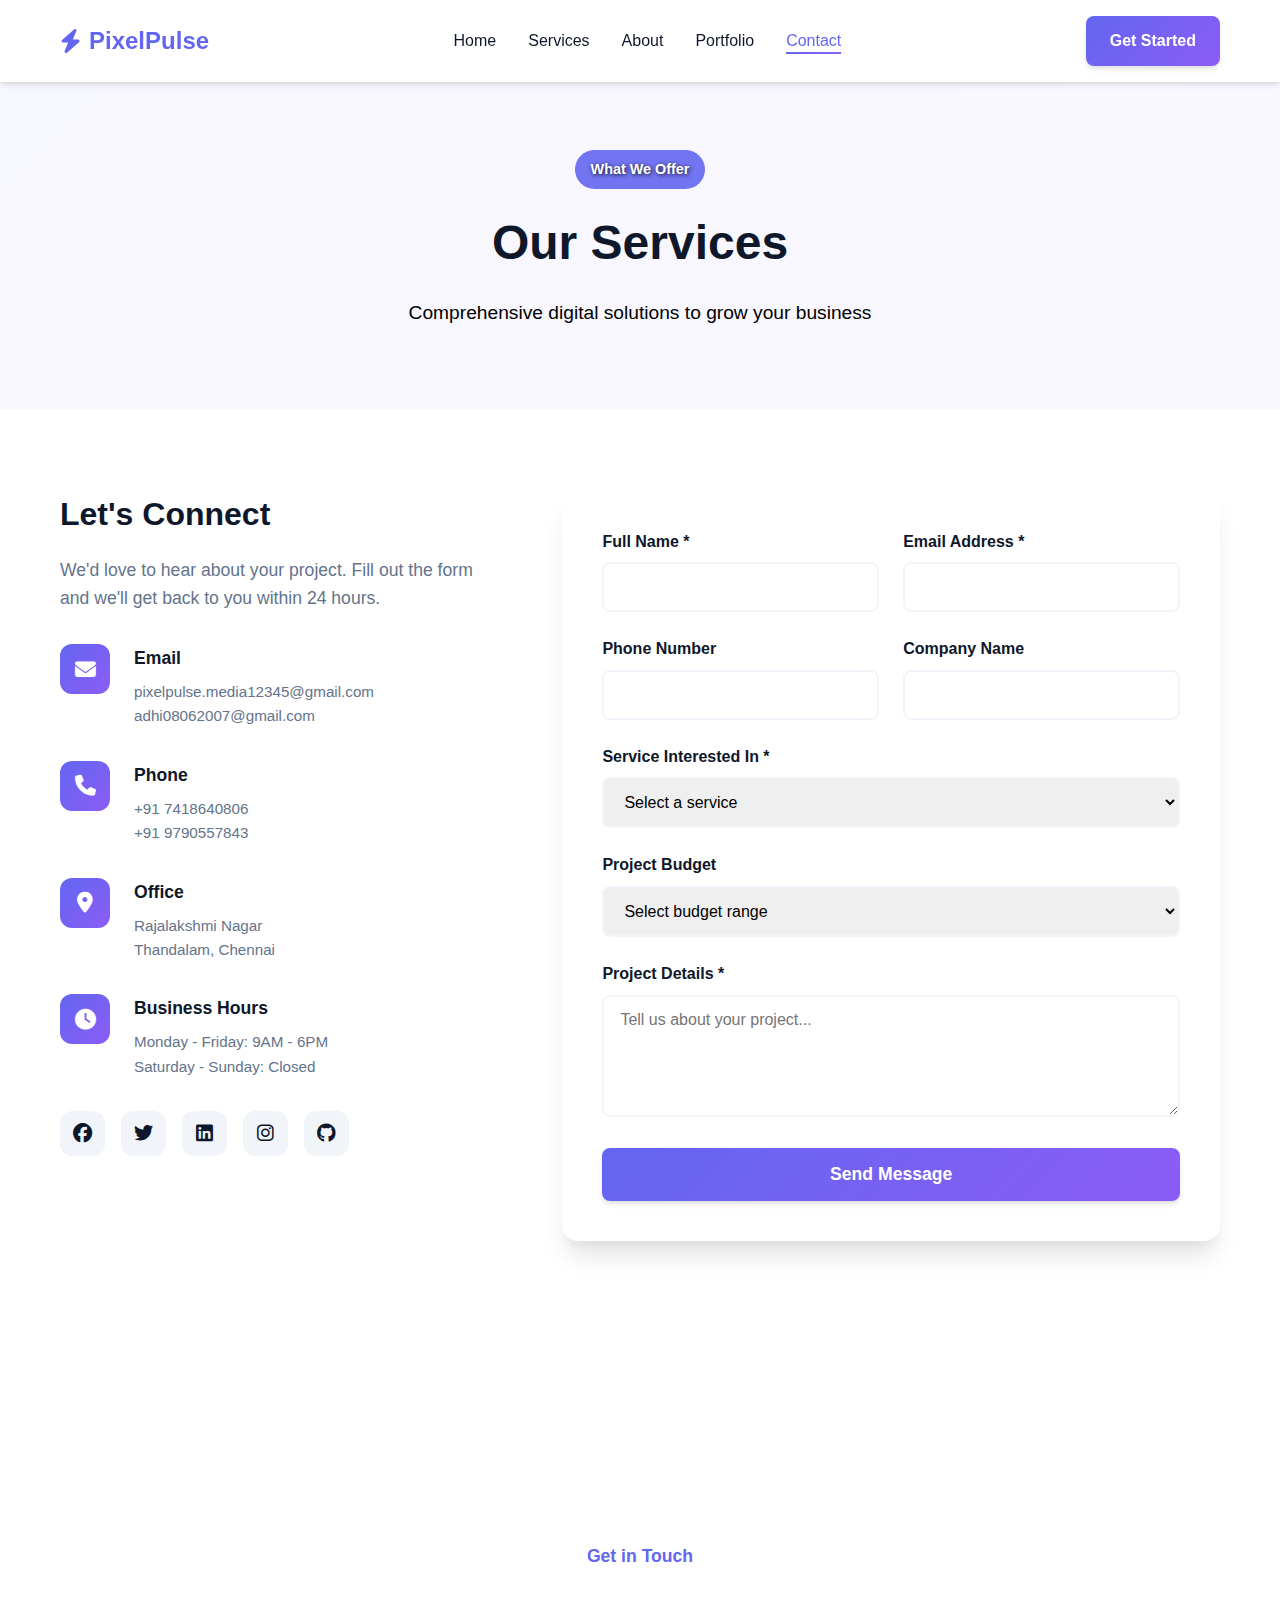
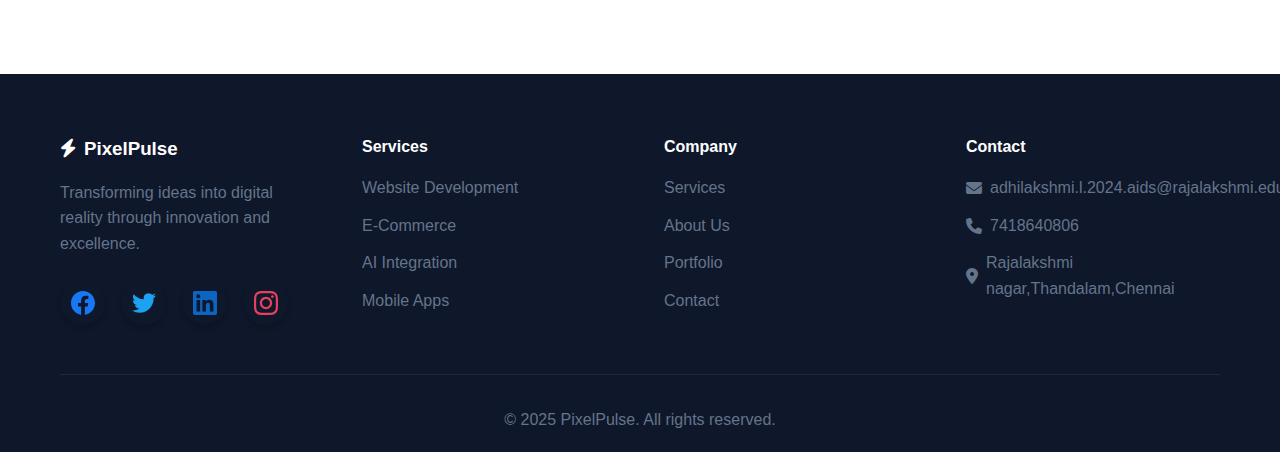
<file: contact.html>
<!DOCTYPE html>
<html lang="en">

<head>
  <meta charset="UTF-8">
  <meta name="viewport" content="width=device-width, initial-scale=1.0">
  <title>Contact - PixelPulse</title>
  <link rel="stylesheet" href="style.css">
  <link rel="stylesheet" href="https://cdnjs.cloudflare.com/ajax/libs/font-awesome/6.4.0/css/all.min.css">
</head>

<body>
  <!-- Navigation -->
  <nav class="navbar">
    <div class="container nav-container">
      <a href="index.html" class="logo">
        <i class="fas fa-bolt"></i> PixelPulse
      </a>
      <div class="nav-toggle" id="navToggle">
        <span></span>
        <span></span>
        <span></span>
      </div>
      <ul class="nav-menu" id="navMenu">
        <li><a href="index.html">Home</a></li>
        <li><a href="services.html">Services</a></li>
        <li><a href="about.html">About</a></li>
        <li><a href="portfolio.html">Portfolio</a></li>
        <li><a href="contact.html" class="active">Contact</a></li>
      </ul>
      <a href="contact.html" class="btn btn-primary nav-btn">Get Started</a>
    </div>
  </nav>

  <!-- Page Header -->
  <!-- Page Header with Carousel Background -->
  <section class="page-header">
    <div class="carousel-background"></div>
    <div class="container">
      <span class="badge">What We Offer</span>
      <h1>Our Services</h1>
      <p style="color: black;">Comprehensive digital solutions to grow your business</p>
    </div>
  </section>

  <style>
    .page-header {
      position: relative;
      overflow: hidden;
    }

    .carousel-background {
      position: absolute;
      top: 0;
      left: 0;
      width: 100%;
      height: 100%;
      background-size: cover;
      background-position: center;
      background-image: url('https://res.cloudinary.com/df5x3lwf5/image/upload/v1767182664/Laptop_and_stationery_on_a_blue_background_from_a_high_angle__aohk7h.jpg');
      animation: carouselSlide 15s infinite;
      z-index: -1;
    }

    @keyframes carouselSlide {
      0% {
        background-image: url('https://res.cloudinary.com/df5x3lwf5/image/upload/v1767182664/Laptop_and_stationery_on_a_blue_background_from_a_high_angle__aohk7h.jpg');
        opacity: 1;
      }

      33% {
        opacity: 1;
      }

      33.5% {
        background-image: url('https://res.cloudinary.com/df5x3lwf5/image/upload/v1767182693/Baixar_conceito_de_tecnologia_de_neg%C3%B3cios_gratuitamente_crafiy.jpg');
        opacity: 1;
      }

      66% {
        opacity: 1;
      }

      66.5% {
        background-image: url('https://res.cloudinary.com/df5x3lwf5/image/upload/v1767182679/Digital_Marketing_Evolution_cuvzkv.jpg');
        opacity: 1;
      }

      100% {
        opacity: 1;
      }
    }

    .page-header .container {
      position: relative;
      z-index: 1;
    }
  </style>
  <!-- Contact Section -->
  <section class="section">
    <div class="container">
      <div class="contact-wrapper">
        <div class="contact-info">
          <h2>Let's Connect</h2>
          <p>We'd love to hear about your project. Fill out the form and we'll get back to you within 24 hours.</p>

          <div class="contact-details">
            <div class="contact-detail-item">
              <div class="contact-icon">
                <i class="fas fa-envelope"></i>
              </div>
              <div>
                <h4>Email</h4>
                <p>pixelpulse.media12345@gmail.com</p>
                <p>adhi08062007@gmail.com</p>
              </div>
            </div>
            <div class="contact-detail-item">
              <div class="contact-icon">
                <i class="fas fa-phone"></i>
              </div>
              <div>
                <h4>Phone</h4>
                <p>+91 7418640806</p>
                <p>+91 9790557843</p>
              </div>
            </div>
            <div class="contact-detail-item">
              <div class="contact-icon">
                <i class="fas fa-map-marker-alt"></i>
              </div>
              <div>
                <h4>Office</h4>
                <p>Rajalakshmi Nagar</p>
                <p>Thandalam, Chennai</p>
              </div>
            </div>
            <div class="contact-detail-item">
              <div class="contact-icon">
                <i class="fas fa-clock"></i>
              </div>
              <div>
                <h4>Business Hours</h4>
                <p>Monday - Friday: 9AM - 6PM</p>
                <p>Saturday - Sunday: Closed</p>
              </div>
            </div>
          </div>

          <div class="social-links-large">
            <a href="https://github.com/Adhilakshmi2007"><i class="fab fa-facebook"></i></a>
            <a href="https://github.com/Adhilakshmi2007"><i class="fab fa-twitter"></i></a>
            <a href="https://linkedin.com/in/adhilakshmi-l-708b43331"><i class="fab fa-linkedin"></i></a>
            <a href="https://www.instagram.com/l_dhanushya/"><i class="fab fa-instagram"></i></a>
            <a href="https://github.com/Adhilakshmi2007"><i class="fab fa-github"></i></a>
          </div>
        </div>

        <div class="contact-form-wrapper">
          <form class="contact-form" id="contactForm">
            <div class="form-row">
              <div class="form-group">
                <label for="name">Full Name *</label>
                <input type="text" id="name" name="name" required>
              </div>
              <div class="form-group">
                <label for="email">Email Address *</label>
                <input type="email" id="email" name="email" required>
              </div>
            </div>
            <div class="form-row">
              <div class="form-group">
                <label for="phone">Phone Number</label>
                <input type="tel" id="phone" name="phone">
              </div>
              <div class="form-group">
                <label for="company">Company Name</label>
                <input type="text" id="company" name="company">
              </div>
            </div>
            <div class="form-group">
              <label for="service">Service Interested In *</label>
              <select id="service" name="service" required>
                <option value="">Select a service</option>
                <option value="web">Website Development</option>
                <option value="ecommerce">E-Commerce Development</option>
                <option value="ai">AI Integration</option>
                <option value="mobile">Mobile App Development</option>
                <option value="seo">SEO & Marketing</option>
                <option value="design">UI/UX Design</option>
                <option value="other">Other</option>
              </select>
            </div>
            <div class="form-group">
              <label for="budget">Project Budget</label>
              <select id="budget" name="budget">
                <option value="">Select budget range</option>
                <option value="5k">Less than $5,000</option>
                <option value="5-10k">$5,000 - $10,000</option>
                <option value="10-25k">$10,000 - $25,000</option>
                <option value="25-50k">$25,000 - $50,000</option>
                <option value="50k+">$50,000+</option>
              </select>
            </div>
            <div class="form-group">
              <label for="message">Project Details *</label>
              <textarea id="message" name="message" rows="5" required
                placeholder="Tell us about your project..."></textarea>
            </div>
            <a href="mailto:adhilakshmi.l.2024.aids@rajalakshmi.edu.in">
              <button type="submit" class="btn btn-primary btn-lg btn-block">Send Message</button>
            </a>
          </form>
        </div>
      </div>
    </div>
  </section>
  <section class="cta-section"
    style="background-image: url('https://res.cloudinary.com/df5x3lwf5/image/upload/v1767184721/Thank_you_card_collage_concept___Premium_Photo_yeor3e.jpg'); background-size: cover; background-position: center; background-repeat: no-repeat;">
    <div class="container">
      <div class="cta-content">
        <br>
        <h2></h2>
        <br>
        <p></p>
        <br>
        <a href="contact.html" class="btn btn-light btn-lg">Get in Touch</a>
      </div>
    </div>
  </section>


  <!-- Footer -->
  <footer class="footer">
    <div class="container">
      <div class="footer-grid">
        <div class="footer-col">
          <h3><i class="fas fa-bolt"></i> PixelPulse</h3>
          <p>Transforming ideas into digital reality through innovation and excellence.</p>
          <div class="social-links">
            <a href="https://github.com/Adhilakshmi2007" target="_blank" title="Facebook">
              <svg viewBox="0 0 24 24" class="social-icon">
                <path fill="#1877F2"
                  d="M24 12.073c0-6.627-5.373-12-12-12s-12 5.373-12 12c0 5.99 4.388 10.954 10.125 11.854v-8.385H7.078v-3.47h3.047V9.43c0-3.007 1.792-4.669 4.533-4.669 1.312 0 2.686.235 2.686.235v2.953H15.83c-1.491 0-1.956.925-1.956 1.874v2.25h3.328l-.532 3.47h-2.796v8.385C19.612 23.027 24 18.062 24 12.073z" />
              </svg>
            </a>
            <a href="https://github.com/Adhilakshmi2007" target="_blank" title="Twitter">
              <svg viewBox="0 0 24 24" class="social-icon">
                <path fill="#1DA1F2"
                  d="M23.953 4.57a10 10 0 01-2.825.775 4.958 4.958 0 002.163-2.723c-.951.555-2.005.959-3.127 1.184a4.92 4.92 0 00-8.384 4.482C7.69 8.095 4.067 6.13 1.64 3.162a4.822 4.822 0 00-.666 2.475c0 1.71.87 3.213 2.188 4.096a4.904 4.904 0 01-2.228-.616v.06a4.923 4.923 0 003.946 4.827 4.996 4.996 0 01-2.212.085 4.936 4.936 0 004.604 3.417 9.867 9.867 0 01-6.102 2.105c-.39 0-.779-.023-1.17-.067a13.995 13.995 0 007.557 2.209c9.053 0 13.998-7.496 13.998-13.985 0-.21 0-.42-.015-.63A9.935 9.935 0 0024 4.59z" />
              </svg>
            </a>
            <a href="https://linkedin.com/in/adhilakshmi-l-708b43331" target="_blank" title="LinkedIn">
              <svg viewBox="0 0 24 24" class="social-icon">
                <path fill="#0A66C2"
                  d="M20.447 20.452h-3.554v-5.569c0-1.328-.027-3.037-1.852-3.037-1.853 0-2.136 1.445-2.136 2.939v5.667H9.351V9h3.414v1.561h.046c.477-.9 1.637-1.85 3.37-1.85 3.601 0 4.267 2.37 4.267 5.455v6.286zM5.337 7.433a2.062 2.062 0 01-2.063-2.065 2.064 2.064 0 112.063 2.065zm1.782 13.019H3.555V9h3.564v11.452zM22.225 0H1.771C.792 0 0 .774 0 1.729v20.542C0 23.227.792 24 1.771 24h20.451C23.2 24 24 23.227 24 22.271V1.729C24 .774 23.2 0 22.222 0h.003z" />
              </svg>
            </a>
            <a href="https://www.instagram.com/l_dhanushya/" target="_blank" title="Instagram">
              <svg viewBox="0 0 24 24" class="social-icon">
                <path fill="#E4405F"
                  d="M12 2.163c3.204 0 3.584.012 4.85.07 3.252.148 4.771 1.691 4.919 4.919.058 1.265.069 1.645.069 4.849 0 3.205-.012 3.584-.069 4.849-.149 3.225-1.664 4.771-4.919 4.919-1.266.058-1.644.07-4.85.07-3.204 0-3.584-.012-4.849-.07-3.26-.149-4.771-1.699-4.919-4.92-.058-1.265-.07-1.644-.07-4.849 0-3.204.013-3.583.07-4.849.149-3.227 1.664-4.771 4.919-4.919 1.266-.057 1.645-.069 4.849-.069zm0-2.163c-3.259 0-3.667.014-4.947.072-4.358.2-6.78 2.618-6.98 6.98-.059 1.281-.073 1.689-.073 4.948 0 3.259.014 3.668.072 4.948.2 4.358 2.618 6.78 6.98 6.98 1.281.058 1.689.072 4.948.072 3.259 0 3.668-.014 4.948-.072 4.354-.2 6.782-2.618 6.979-6.98.059-1.28.073-1.689.073-4.948 0-3.259-.014-3.667-.072-4.947-.196-4.354-2.617-6.78-6.979-6.98-1.281-.059-1.69-.073-4.949-.073zm0 5.838c-3.403 0-6.162 2.759-6.162 6.162s2.759 6.163 6.162 6.163 6.162-2.759 6.162-6.163c0-3.403-2.759-6.162-6.162-6.162zm0 10.162c-2.209 0-4-1.79-4-4 0-2.209 1.791-4 4-4s4 1.791 4 4c0 2.21-1.791 4-4 4zm6.406-11.845c-.796 0-1.441.645-1.441 1.44s.645 1.44 1.441 1.44c.795 0 1.439-.645 1.439-1.44s-.644-1.44-1.439-1.44z" />
              </svg>
            </a>
          </div>

        </div>
        <div class="footer-col">
          <h4>Services</h4>
          <ul>
            <li><a href="services.html">Website Development</a></li>
            <li><a href="services.html">E-Commerce</a></li>
            <li><a href="services.html">AI Integration</a></li>
            <li><a href="services.html">Mobile Apps</a></li>
          </ul>
        </div>
        <div class="footer-col">
          <h4>Company</h4>
          <ul>
            <li><a href="services.html">Services</a></li>
            <li><a href="about.html">About Us</a></li>
            <li><a href="portfolio.html">Portfolio</a></li>
            <li><a href="contact.html">Contact</a></li>
          </ul>
        </div>
        <div class="footer-col">
          <h4>Contact</h4>
          <ul>
            <li><i class="fas fa-envelope"></i> adhilakshmi.l.2024.aids@rajalakshmi.edu.in</li>
            <li><i class="fas fa-phone"></i> 7418640806</li>
            <li><i class="fas fa-map-marker-alt"></i> Rajalakshmi nagar,Thandalam,Chennai</li>
          </ul>
        </div>
      </div>
      <div class="footer-bottom">
        <p>&copy; 2025 PixelPulse. All rights reserved.</p>
      </div>
    </div>
  </footer>

  <script src="script.js"></script>
</body>

</html>
</file>
<file: style.css>
/* Root Variables */
:root {
  --primary: #6366f1;
  --primary-dark: #4f46e5;
  --secondary: #8b5cf6;
  --accent: #ec4899;
  --dark: #0f172a;
  --dark-light: #1e293b;
  --gray: #64748b;
  --light: #f1f5f9;
  --white: #ffffff;
  --gradient: linear-gradient(135deg, var(--primary) 0%, var(--secondary) 100%);
  --shadow: 0 4px 6px -1px rgba(0, 0, 0, 0.1), 0 2px 4px -1px rgba(0, 0, 0, 0.06);
  --shadow-lg: 0 20px 25px -5px rgba(0, 0, 0, 0.1), 0 10px 10px -5px rgba(0, 0, 0, 0.04);
}

* {
  margin: 0;
  padding: 0;
  box-sizing: border-box;
}

html {
  scroll-behavior: smooth;
}

body {
  font-family: 'Inter', -apple-system, BlinkMacSystemFont, 'Segoe UI', sans-serif;
  line-height: 1.6;
  color: var(--dark);
  background: var(--white);
}

img {
  max-width: 100%;
  display: block;
}

a {
  text-decoration: none;
  color: inherit;
}

/* Container */
.container {
  max-width: 1200px;
  margin: 0 auto;
  padding: 0 20px;
}

/* Navbar */
.navbar {
  position: fixed;
  top: 0;
  left: 0;
  right: 0;
  background: rgba(255, 255, 255, 0.95);
  backdrop-filter: blur(10px);
  box-shadow: var(--shadow);
  z-index: 1000;
  padding: 1rem 0;
}

.nav-container {
  display: flex;
  align-items: center;
  justify-content: space-between;
}

.logo {
  font-size: 1.5rem;
  font-weight: 700;
  color: var(--primary);
  display: flex;
  align-items: center;
  gap: 0.5rem;
}

.nav-menu {
  display: flex;
  list-style: none;
  gap: 2rem;
  align-items: center;
}

.nav-menu a {
  color: var(--dark);
  font-weight: 500;
  transition: color 0.3s;
  position: relative;
}

.nav-menu a:hover,
.nav-menu a.active {
  color: var(--primary);
}

.nav-menu a.active::after {
  content: '';
  position: absolute;
  bottom: -5px;
  left: 0;
  right: 0;
  height: 2px;
  background: var(--gradient);
}

.nav-toggle {
  display: none;
  flex-direction: column;
  gap: 4px;
  cursor: pointer;
}

.nav-toggle span {
  width: 25px;
  height: 3px;
  background: var(--dark);
  transition: 0.3s;
}

.nav-btn {
  display: none;
}

/* Buttons */
.btn {
  display: inline-block;
  padding: 0.75rem 1.5rem;
  border-radius: 8px;
  font-weight: 600;
  transition: all 0.3s;
  cursor: pointer;
  border: none;
  text-align: center;
}

.btn-primary {
  background: var(--gradient);
  color: var(--white);
  box-shadow: var(--shadow);
}

.btn-primary:hover {
  transform: translateY(-2px);
  box-shadow: var(--shadow-lg);
}

.btn-secondary {
  background: transparent;
  color: var(--primary);
  border: 2px solid var(--primary);
}

.btn-secondary:hover {
  background: var(--primary);
  color: var(--white);
}

.btn-light {
  background: var(--white);
  color: var(--primary);
}

.btn-light:hover {
  background: var(--light);
}

.btn-lg {
  padding: 1rem 2rem;
  font-size: 1.1rem;
}

.btn-sm {
  padding: 0.5rem 1rem;
  font-size: 0.9rem;
}

.btn-block {
  width: 100%;
}

/* Badge */
.badge {
  display: inline-block;
  padding: 0.5rem 1rem;
  background: rgba(99, 102, 241, 0.1);
  color: var(--primary);
  border-radius: 50px;
  font-size: 0.9rem;
  font-weight: 600;
  margin-bottom: 1rem;
}

/* Hero Section */
.hero {
  padding: 150px 0 80px;
  overflow: hidden;
}

.hero .container {
  display: grid;
  grid-template-columns: 1fr 1fr;
  gap: 3rem;
  align-items: center;
}

.hero-content {
  max-width: 600px;
}

.hero-title {
  font-size: 3.5rem;
  line-height: 1.2;
  margin-bottom: 1.5rem;
  font-weight: 800;
}

.gradient-text {
  background: linear-gradient(135deg, #6366f1 0%, #8b5cf6 100%);
  color: #6366f1;
  -webkit-background-clip: text;
  -webkit-text-fill-color: transparent;
  background-clip: text;
}

.hero-subtitle {
  font-size: 1.2rem;
  color: var(--gray);
  margin-bottom: 2rem;
}

.hero-buttons {
  display: flex;
  gap: 1rem;
  margin-bottom: 3rem;
  flex-wrap: wrap;
}

.hero-stats {
  display: flex;
  gap: 3rem;
  flex-wrap: wrap;
}

.stat h3 {
  font-size: 2.5rem;
  background: var(--gradient);
  -webkit-background-clip: text;
  -webkit-text-fill-color: transparent;
  background-clip: text;
  margin-bottom: 0.5rem;
}

.stat p {
  color: var(--gray);
  font-size: 0.95rem;
}

.hero-visual {
  position: relative;
}

.video-container {
  position: relative;
  border-radius: 20px;
  overflow: hidden;
  box-shadow: var(--shadow-lg);
}

.video-container video {
  width: 100%;
  height: auto;
  display: block;
}

.video-overlay {
  position: absolute;
  top: 0;
  left: 0;
  right: 0;
  bottom: 0;
  background: linear-gradient(135deg, rgba(99, 102, 241, 0.3), rgba(139, 92, 246, 0.3));
  mix-blend-mode: multiply;
}

/* Section */
.section {
  padding: 80px 0;
}

.section-alt {
  background: var(--light);
}

.section-header {
  margin-bottom: 3rem;
}

.section-header.center {
  text-align: center;
}

.section-badge {
  display: inline-block;
  padding: 0.4rem 0.8rem;
  background: rgba(99, 102, 241, 0.1);
  color: var(--primary);
  border-radius: 50px;
  font-size: 0.85rem;
  font-weight: 600;
  margin-bottom: 1rem;
}

.section-header h2 {
  font-size: 2.5rem;
  margin-bottom: 1rem;
}

.section-header p {
  font-size: 1.1rem;
  color: var(--gray);
  max-width: 600px;
  margin: 0 auto;
}

/* Services Grid */
.services-grid {
  display: grid;
  grid-template-columns: repeat(auto-fit, minmax(300px, 1fr));
  gap: 2rem;
}

.service-card {
  background: var(--white);
  padding: 2rem;
  border-radius: 20px;
  box-shadow: var(--shadow);
  transition: all 0.4s cubic-bezier(0.25, 0.46, 0.45, 0.94);
  position: relative;
  overflow: hidden;
}

.service-card {
  will-change: transform;
  backface-visibility: hidden;
}


.service-card::before {
  content: '';
  position: absolute;
  top: 0;
  left: -100%;
  width: 100%;
  height: 100%;
  background: linear-gradient(90deg, transparent, rgba(255, 255, 255, 0.4), transparent);
  transition: left 0.6s;
}

.service-card:hover {
  background: linear-gradient(145deg, #a78bfa 0%, var(--primary) 50%, var(--primary-dark) 100%) !important;
  transform: translateY(-12px) rotateX(5deg) rotateY(5deg);
  box-shadow:
    0 30px 60px rgba(99, 102, 241, 0.5),
    0 0 40px rgba(167, 139, 250, 0.3),
    inset 0 1px 0 rgba(255, 255, 255, 0.3),
    inset 0 -1px 0 rgba(0, 0, 0, 0.2);
  border: 1px solid rgba(255, 255, 255, 0.2);
}

.service-card:hover::before {
  left: 100%;
}

.service-card:hover h3,
.service-card:hover p,
.service-card:hover .link-arrow {
  color: var(--white) !important;
  text-shadow:
    0 2px 4px rgba(0, 0, 0, 0.3),
    0 0 10px rgba(255, 255, 255, 0.5);
}

.service-card:hover .service-icon {
  background: linear-gradient(145deg, rgba(255, 255, 255, 0.4), rgba(255, 255, 255, 0.1)) !important;
  backdrop-filter: blur(10px);
  box-shadow:
    0 8px 25px rgba(0, 0, 0, 0.3),
    inset 0 1px 0 rgba(255, 255, 255, 0.6);
  border: 1px solid rgba(255, 255, 255, 0.3);
}

.service-card:hover .service-icon i {
  color: var(--white) !important;
  text-shadow: 0 0 15px rgba(255, 255, 255, 0.8);
}


.service-icon {
  width: 60px;
  height: 60px;
  background: var(--gradient);
  border-radius: 12px;
  display: flex;
  align-items: center;
  justify-content: center;
  font-size: 1.8rem;
  color: var(--white);
  margin-bottom: 1.5rem;
}

.service-card h3 {
  font-size: 1.5rem;
  margin-bottom: 1rem;
}

.service-card p {
  color: var(--gray);
  margin-bottom: 1.5rem;
}

.link-arrow {
  color: var(--primary);
  font-weight: 600;
  display: inline-flex;
  align-items: center;
  gap: 0.5rem;
  transition: gap 0.3s;
}

.link-arrow:hover {
  gap: 1rem;
}

/* Portfolio Grid */
.portfolio-grid {
  display: grid;
  grid-template-columns: repeat(auto-fit, minmax(350px, 1fr));
  gap: 2rem;
}

.portfolio-item {
  position: relative;
  border-radius: 16px;
  overflow: hidden;
  box-shadow: var(--shadow);
  height: 300px;
}

.portfolio-item img {
  width: 100%;
  height: 100%;
  object-fit: cover;
  transition: transform 0.5s;
}

.portfolio-overlay {
  position: absolute;
  top: 0;
  left: 0;
  right: 0;
  bottom: 0;
  background: linear-gradient(to top, rgba(15, 23, 42, 0.95), transparent);
  display: flex;
  flex-direction: column;
  justify-content: flex-end;
  padding: 2rem;
  opacity: 0;
  transition: opacity 0.3s;
}

.portfolio-item:hover .portfolio-overlay {
  opacity: 1;
}

.portfolio-item:hover img {
  transform: scale(1.1);
}

.portfolio-overlay h3 {
  color: var(--white);
  font-size: 1.5rem;
  margin-bottom: 0.5rem;
}

.portfolio-overlay p {
  color: var(--light);
  margin-bottom: 1rem;
}

/* CTA Section */
.cta-section {
  background: var(--gradient);
  padding: 80px 0;
  text-align: center;
  position: relative;
  overflow: hidden;
}

.cta-section::before {
  content: '';
  position: absolute;
  top: 0;
  left: -100%;
  width: 100%;
  height: 100%;
  background: linear-gradient(90deg, transparent, rgba(255, 255, 255, 0.2), transparent);
  transition: left 0.8s;
}

.cta-content h2 {
  color: var(--white);
  font-size: 2.5rem;
  margin-bottom: 1rem;
  text-shadow: 0 2px 10px rgba(0, 0, 0, 0.3);
}

.cta-content p {
  color: rgba(255, 255, 255, 0.9);
  font-size: 1.2rem;
  margin-bottom: 2rem;
}

/* Crystal Button Effects */
.cta-section .btn-primary,
.cta-section .btn {
  position: relative;
  overflow: hidden;
  border: none;
}

.cta-section .btn-primary:hover,
.cta-section .btn:hover {
  animation: crystalJump 0.6s cubic-bezier(0.68, -0.55, 0.265, 1.55), sparkleGlow 2s infinite !important;
  transform: translateY(-6px) scale(1.05) !important;
  box-shadow:
    0 25px 50px rgba(99, 102, 241, 0.6),
    0 0 40px rgba(255, 255, 255, 0.9),
    inset 0 1px 0 rgba(255, 255, 255, 0.8),
    inset 0 -1px 0 rgba(0, 0, 0, 0.2) !important;
  border: 1px solid rgba(255, 255, 255, 0.4) !important;
}

.cta-section:hover::before {
  left: 100%;
}

@keyframes crystalJump {
  0% {
    transform: translateY(0) scale(1);
  }

  50% {
    transform: translateY(-10px) scale(1.12);
  }

  100% {
    transform: translateY(-6px) scale(1.05);
  }
}

@keyframes sparkleGlow {

  0%,
  100% {
    box-shadow: 0 25px 50px rgba(99, 102, 241, 0.6), 0 0 40px rgba(255, 255, 255, 0.9);
  }

  50% {
    box-shadow: 0 30px 60px rgba(99, 102, 241, 0.8), 0 0 60px rgba(255, 255, 255, 1.2);
  }
}


/* Footer */
.footer {
  background: var(--dark);
  color: var(--light);
  padding: 60px 0 20px;
}

.footer-grid {
  display: grid;
  grid-template-columns: repeat(auto-fit, minmax(250px, 1fr));
  gap: 3rem;
  margin-bottom: 3rem;
}

.footer-col h3 {
  color: var(--white);
  margin-bottom: 1rem;
  display: flex;
  align-items: center;
  gap: 0.5rem;
}

.footer-col h4 {
  color: var(--white);
  margin-bottom: 1rem;
}

.footer-col p {
  color: var(--gray);
  margin-bottom: 1.5rem;
}

.footer-col ul {
  list-style: none;
}

.footer-col ul li {
  margin-bottom: 0.75rem;
  color: var(--gray);
  display: flex;
  align-items: center;
  gap: 0.5rem;
}

.footer-col ul li a {
  transition: color 0.3s;
}

.footer-col ul li a:hover {
  color: var(--primary);
}

.social-links {
  display: flex;
  gap: 1rem;
}

.social-links a {
  width: 45px;
  height: 45px;
  border-radius: 50%;
  display: flex;
  align-items: center;
  justify-content: center;
  transition: all 0.3s ease;
  box-shadow: var(--shadow);
}

.social-icon {
  width: 24px;
  height: 24px;
  transition: all 0.3s ease;
}

.social-links a:hover {
  transform: translateY(-5px) scale(1.1);
  box-shadow: var(--shadow-lg), 0 0 20px rgba(255, 255, 255, 0.5);
}


.footer-bottom {
  text-align: center;
  padding-top: 2rem;
  border-top: 1px solid var(--dark-light);
  color: var(--gray);
}

/* Page Header */
.page-header {
  padding: 150px 0 80px;
  text-align: center;
  background: linear-gradient(135deg, rgba(99, 102, 241, 0.05), rgba(139, 92, 246, 0.05));
}

.page-header h1 {
  font-size: 3rem;
  margin-bottom: 1rem;
}

.page-header p {
  font-size: 1.2rem;
  color: var(--gray);
}

/* Service Detail */
.service-detail {
  display: grid;
  grid-template-columns: 1fr 1fr;
  gap: 4rem;
  align-items: center;
  margin-bottom: 5rem;
}

.service-detail.reverse {
  direction: rtl;
}

.service-detail.reverse>* {
  direction: ltr;
}

.service-icon-lg {
  width: 80px;
  height: 80px;
  background: var(--gradient);
  border-radius: 16px;
  display: flex;
  align-items: center;
  justify-content: center;
  font-size: 2.5rem;
  color: var(--white);
  margin-bottom: 1.5rem;
}

.service-detail-content h2 {
  font-size: 2rem;
  margin-bottom: 1rem;
}

.service-detail-content p {
  color: var(--gray);
  font-size: 1.1rem;
  margin-bottom: 1.5rem;
}

.features-list {
  list-style: none;
}

.features-list li {
  display: flex;
  align-items: center;
  gap: 1rem;
  margin-bottom: 1rem;
  font-size: 1.05rem;
}

.features-list i {
  color: var(--primary);
  font-size: 1.2rem;
}

.service-detail-image {
  border-radius: 16px;
  overflow: hidden;
  box-shadow: var(--shadow-lg);
}

.service-detail-image img {
  width: 100%;
  height: 100%;
  object-fit: cover;
}

/* About Page */
.about-intro {
  display: grid;
  grid-template-columns: 1fr 1fr;
  gap: 4rem;
  align-items: center;
}

.about-intro-content h2 {
  font-size: 2.5rem;
  margin-bottom: 1.5rem;
}

.about-intro-content p {
  color: var(--gray);
  font-size: 1.1rem;
  margin-bottom: 1.5rem;
  line-height: 1.8;
}

.about-intro-image {
  border-radius: 16px;
  overflow: hidden;
  box-shadow: var(--shadow-lg);
}

.about-intro-image img {
  width: 100%;
  height: 100%;
  object-fit: cover;
}

/* Values */
.values-grid {
  display: grid;
  grid-template-columns: repeat(auto-fit, minmax(250px, 1fr));
  gap: 2rem;
}

.value-card {
  text-align: center;
  padding: 2rem;
}

.value-icon {
  width: 80px;
  height: 80px;
  background: var(--gradient);
  border-radius: 50%;
  display: flex;
  align-items: center;
  justify-content: center;
  font-size: 2rem;
  color: var(--white);
  margin: 0 auto 1.5rem;
}

.value-card h3 {
  font-size: 1.5rem;
  margin-bottom: 1rem;
}

.value-card p {
  color: var(--gray);
}

/* Team */
.team-grid {
  display: grid;
  grid-template-columns: repeat(auto-fit, minmax(250px, 1fr));
  gap: 2rem;
}

.team-member {
  text-align: center;
  background: var(--white);
  padding: 2rem;
  border-radius: 16px;
  box-shadow: var(--shadow);
  transition: transform 0.3s;
}

.team-member:hover {
  transform: translateY(-5px);
}

.team-member img {
  width: 150px;
  height: 150px;
  border-radius: 50%;
  object-fit: cover;
  margin: 0 auto 1.5rem;
  border: 4px solid var(--light);
}

.team-member h3 {
  font-size: 1.3rem;
  margin-bottom: 0.5rem;
}

.team-member p {
  color: var(--gray);
  margin-bottom: 1rem;
}

.team-social {
  display: flex;
  gap: 1rem;
  justify-content: center;
}

.team-social a {
  width: 35px;
  height: 35px;
  background: var(--light);
  border-radius: 50%;
  display: flex;
  align-items: center;
  justify-content: center;
  transition: none;
}

/* Remove all default link colors */
.team-social a,
.team-social a:visited,
.team-social a:active {
  color: inherit;
}

/* Prevent SVG color change - keep original colors */
.team-social a svg path {
  transition: none !important;
}

/* Only blink on hover - no color change */
.team-social a:hover svg {
  animation: blink 0.6s infinite;
}

@keyframes blink {

  0%,
  50% {
    opacity: 1;
  }

  51%,
  100% {
    opacity: 0.3;
  }
}

/* Stats Section */
.stats-section {
  background: var(--gradient);
  padding: 60px 0;
}

.stats-grid {
  display: grid;
  grid-template-columns: repeat(auto-fit, minmax(200px, 1fr));
  gap: 3rem;
  text-align: center;
}

.stat-box h3 {
  font-size: 3.5rem;
  color: var(--white);
  font-weight: 800;
  margin-bottom: 0.5rem;
}

.stat-box p {
  color: rgba(255, 255, 255, 0.9);
  font-size: 1.1rem;
}

/* Portfolio Page */
.portfolio-filters {
  display: flex;
  justify-content: center;
  gap: 1rem;
  margin-bottom: 3rem;
  flex-wrap: wrap;
}

.filter-btn {
  padding: 0.75rem 1.5rem;
  background: transparent;
  border: 2px solid var(--light);
  border-radius: 50px;
  font-weight: 600;
  cursor: pointer;
  transition: all 0.3s;
}

.filter-btn:hover,
.filter-btn.active {
  background: var(--gradient);
  color: var(--white);
  border-color: transparent;
}

.portfolio-grid-full {
  display: grid;
  grid-template-columns: repeat(auto-fill, minmax(350px, 1fr));
  gap: 2rem;
}

.portfolio-item-full {
  position: relative;
  border-radius: 16px;
  overflow: hidden;
  box-shadow: var(--shadow);
  height: 350px;
}

.portfolio-item-full img {
  width: 100%;
  height: 100%;
  object-fit: cover;
  transition: transform 0.5s;
}

.portfolio-item-full:hover img {
  transform: scale(1.1);
}

.portfolio-item-full .portfolio-overlay {
  position: absolute;
  top: 0;
  left: 0;
  right: 0;
  bottom: 0;
  background: linear-gradient(to top, rgba(15, 23, 42, 0.95), rgba(15, 23, 42, 0.3));
  display: flex;
  flex-direction: column;
  justify-content: flex-end;
  padding: 2rem;
  opacity: 0;
  transition: opacity 0.3s;
}

.portfolio-item-full:hover .portfolio-overlay {
  opacity: 1;
}

.portfolio-tag {
  display: inline-block;
  padding: 0.3rem 0.8rem;
  background: var(--primary);
  color: var(--white);
  border-radius: 50px;
  font-size: 0.8rem;
  font-weight: 600;
  margin-bottom: 1rem;
  width: fit-content;
}

/* Testimonials */
.testimonials-grid {
  display: grid;
  grid-template-columns: repeat(auto-fit, minmax(300px, 1fr));
  gap: 2rem;
}

.testimonial-card {
  background: var(--white);
  padding: 2rem;
  border-radius: 16px;
  box-shadow: var(--shadow);
}

.testimonial-stars {
  color: #fbbf24;
  margin-bottom: 1rem;
  font-size: 1.2rem;
}

.testimonial-card p {
  color: var(--gray);
  font-size: 1.05rem;
  margin-bottom: 1.5rem;
  font-style: italic;
}

.testimonial-author {
  display: flex;
  align-items: center;
  gap: 1rem;
}

.testimonial-author img {
  width: 50px;
  height: 50px;
  border-radius: 50%;
  object-fit: cover;
}

.testimonial-author h4 {
  font-size: 1rem;
  margin-bottom: 0.2rem;
}

.testimonial-author p {
  font-size: 0.9rem;
  color: var(--gray);
  margin: 0;
  font-style: normal;
}

/* Contact Page */
.contact-wrapper {
  display: grid;
  grid-template-columns: 1fr 1.5fr;
  gap: 4rem;
}

.contact-info h2 {
  font-size: 2rem;
  margin-bottom: 1rem;
}

.contact-info>p {
  color: var(--gray);
  font-size: 1.1rem;
  margin-bottom: 2rem;
}

.contact-details {
  margin-bottom: 2rem;
}

.contact-detail-item {
  display: flex;
  gap: 1.5rem;
  margin-bottom: 2rem;
}

.contact-icon {
  width: 50px;
  height: 50px;
  background: var(--gradient);
  border-radius: 12px;
  display: flex;
  align-items: center;
  justify-content: center;
  color: var(--white);
  font-size: 1.3rem;
  flex-shrink: 0;
}

.contact-detail-item h4 {
  font-size: 1.1rem;
  margin-bottom: 0.5rem;
}

.contact-detail-item p {
  color: var(--gray);
  font-size: 0.95rem;
}

.social-links-large {
  display: flex;
  gap: 1rem;
}

.social-links-large a {
  width: 45px;
  height: 45px;
  background: var(--light);
  border-radius: 12px;
  display: flex;
  align-items: center;
  justify-content: center;
  font-size: 1.2rem;
  transition: all 0.3s;
}

.social-links-large a:hover {
  background: var(--primary);
  color: var(--white);
  transform: translateY(-3px);
}

/* Contact Form */
.contact-form-wrapper {
  background: var(--white);
  padding: 2.5rem;
  border-radius: 16px;
  box-shadow: var(--shadow-lg);
}

.form-row {
  display: grid;
  grid-template-columns: 1fr 1fr;
  gap: 1.5rem;
}

.form-group {
  margin-bottom: 1.5rem;
}

.form-group label {
  display: block;
  font-weight: 600;
  margin-bottom: 0.5rem;
  color: var(--dark);
}

.form-group input,
.form-group select,
.form-group textarea {
  width: 100%;
  padding: 0.875rem 1rem;
  border: 2px solid var(--light);
  border-radius: 8px;
  font-size: 1rem;
  font-family: inherit;
  transition: border-color 0.3s;
}

.form-group input:focus,
.form-group select:focus,
.form-group textarea:focus {
  outline: none;
  border-color: var(--primary);
}

.form-group textarea {
  resize: vertical;
  min-height: 120px;
}

/* Map Section */
.map-section {
  height: 450px;
}

.map-placeholder iframe {
  width: 100%;
  height: 100%;
  border: none;
}

/* Responsive Design */
@media (max-width: 992px) {
  .nav-menu {
    position: fixed;
    top: 70px;
    left: -100%;
    flex-direction: column;
    background: var(--white);
    width: 100%;
    padding: 2rem;
    box-shadow: var(--shadow-lg);
    transition: left 0.3s;
    align-items: flex-start;
  }

  .nav-menu.active {
    left: 0;
  }

  .nav-toggle {
    display: flex;
  }

  .nav-btn {
    display: block;
  }

  .hero .container {
    grid-template-columns: 1fr;
  }

  .hero-visual {
    order: -1;
  }

  .hero-title {
    font-size: 2.5rem;
  }

  .service-detail,
  .service-detail.reverse,
  .about-intro,
  .contact-wrapper {
    grid-template-columns: 1fr;
  }

  .form-row {
    grid-template-columns: 1fr;
  }
}

@media (max-width: 768px) {
  .hero-title {
    font-size: 2rem;
  }

  .section-header h2 {
    font-size: 2rem;
  }

  .page-header h1 {
    font-size: 2rem;
  }

  .services-grid,
  .portfolio-grid,
  .portfolio-grid-full {
    grid-template-columns: 1fr;
  }

  .hero-stats {
    gap: 2rem;
  }

  .stat h3 {
    font-size: 2rem;
  }

  .cta-content h2 {
    font-size: 1.8rem;
  }
}

/* Center Utility */
.center {
  text-align: center;
}

/* HERO VIDEO BACKGROUND - ADD THIS */
.hero-video-bg {
  position: absolute;
  top: 0;
  left: 0;
  width: 100%;
  height: 100%;
  z-index: -2;
  overflow: hidden;
}

#heroVideo {
  position: absolute;
  top: 50%;
  left: 50%;
  min-width: 100%;
  min-height: 100%;
  width: auto;
  height: auto;
  transform: translate(-50%, -50%);
  object-fit: cover;
}

.video-overlay {
  position: absolute;
  top: 0;
  left: 0;
  right: 0;
  bottom: 0;
  background: linear-gradient(135deg, rgba(99, 102, 241, 0.4) 0%, rgba(139, 92, 246, 0.3) 50%, rgba(15, 23, 42, 0.9) 100%);
  z-index: -1;
}

.hero {
  position: relative;
  min-height: 100vh;
  overflow: hidden;
}

/* PERFECT GRADIENT + READABLE SHADOWS */
.hero-content {
  position: relative;
  z-index: 2;
}

.hero-content h1,
.hero-subtitle,
.badge,
.stat p {
  color: #ffffff !important;

}

.hero-subtitle {
  color: #f1f5f9 !important;
}

/* KEEP GRADIENT COLORS + ADD SHADOWS ONLY */

.stat h3 {
  background: var(--gradient) !important;
  -webkit-background-clip: text !important;
  -webkit-text-fill-color: transparent !important;
  background-clip: text !important;

}

.btn-primary {
  background: var(--gradient) !important;
  color: #ffffff !important;
  text-shadow: none !important;
}

.badge {
  background: rgba(99, 102, 241, 0.9) !important;
  color: #ffffff !important;
  text-shadow: 1px 1px 4px rgba(0, 0, 0, 0.9) !important;
}
</file>
